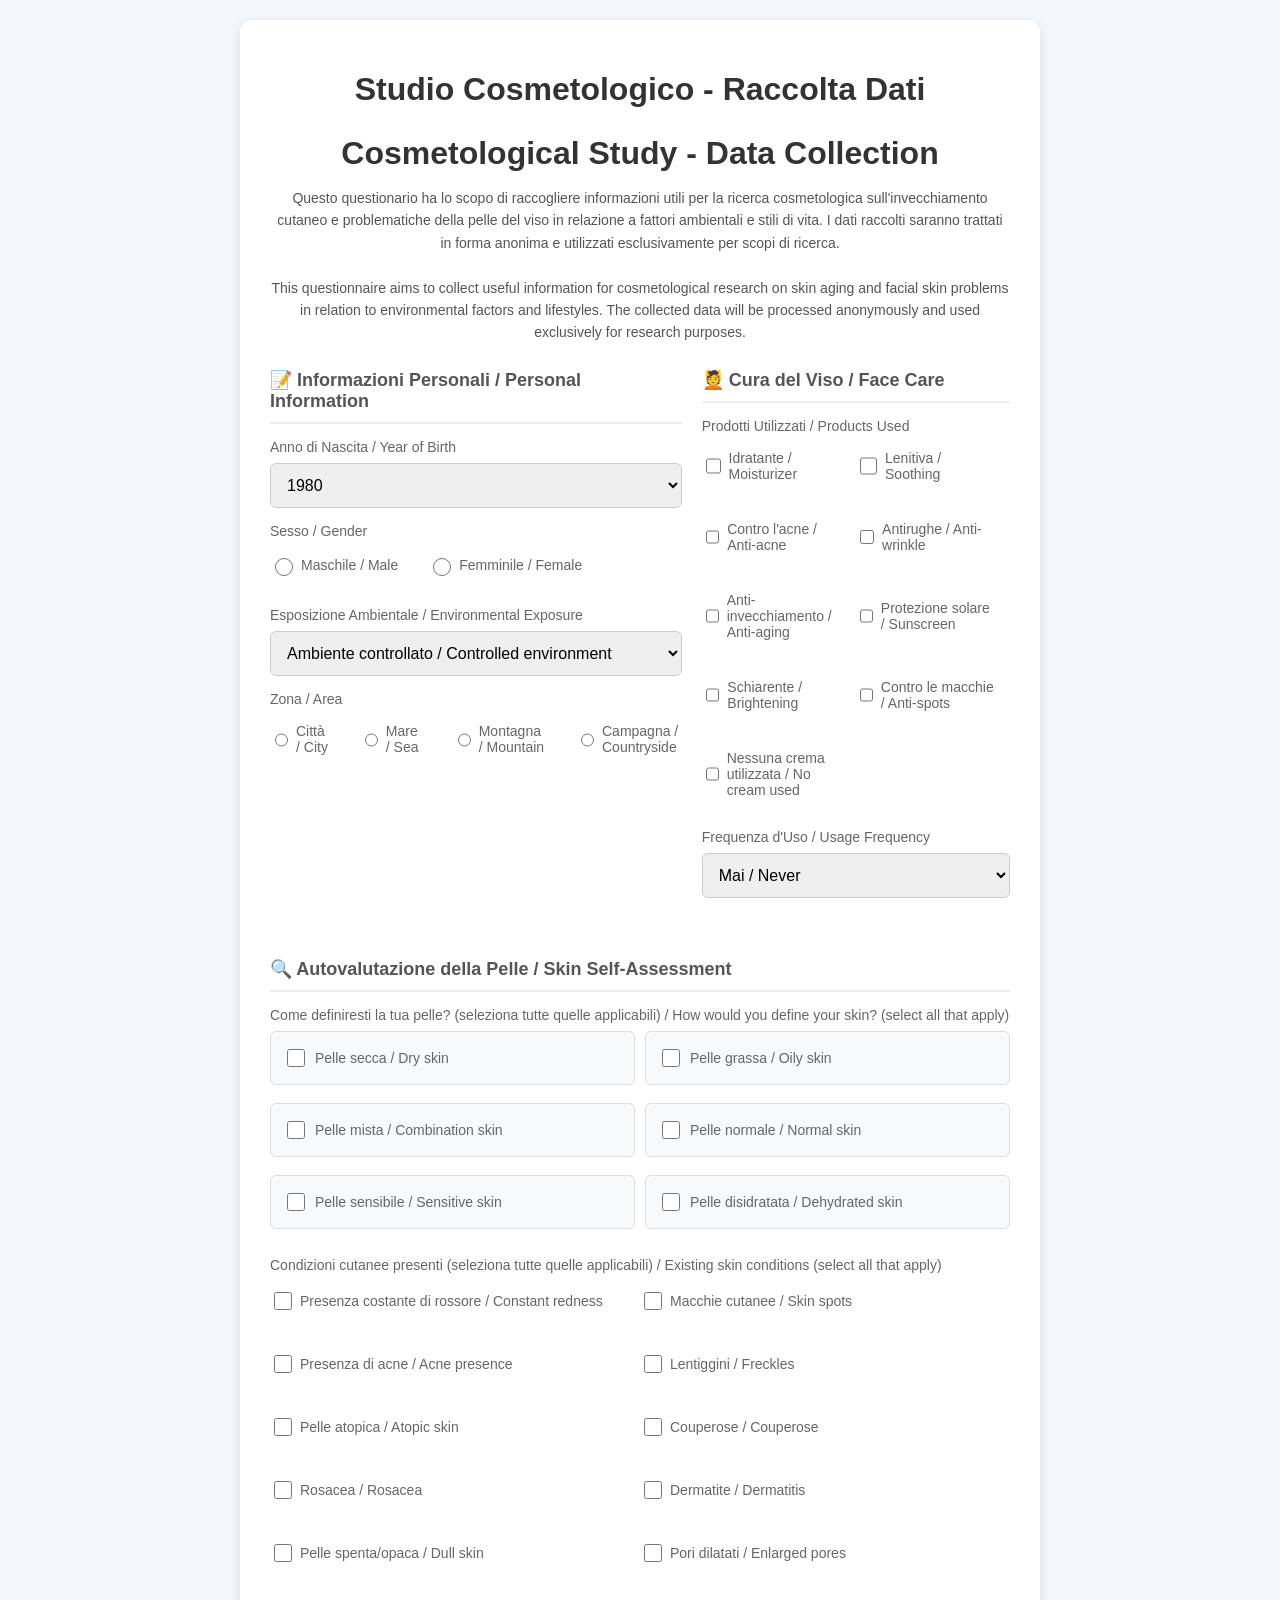
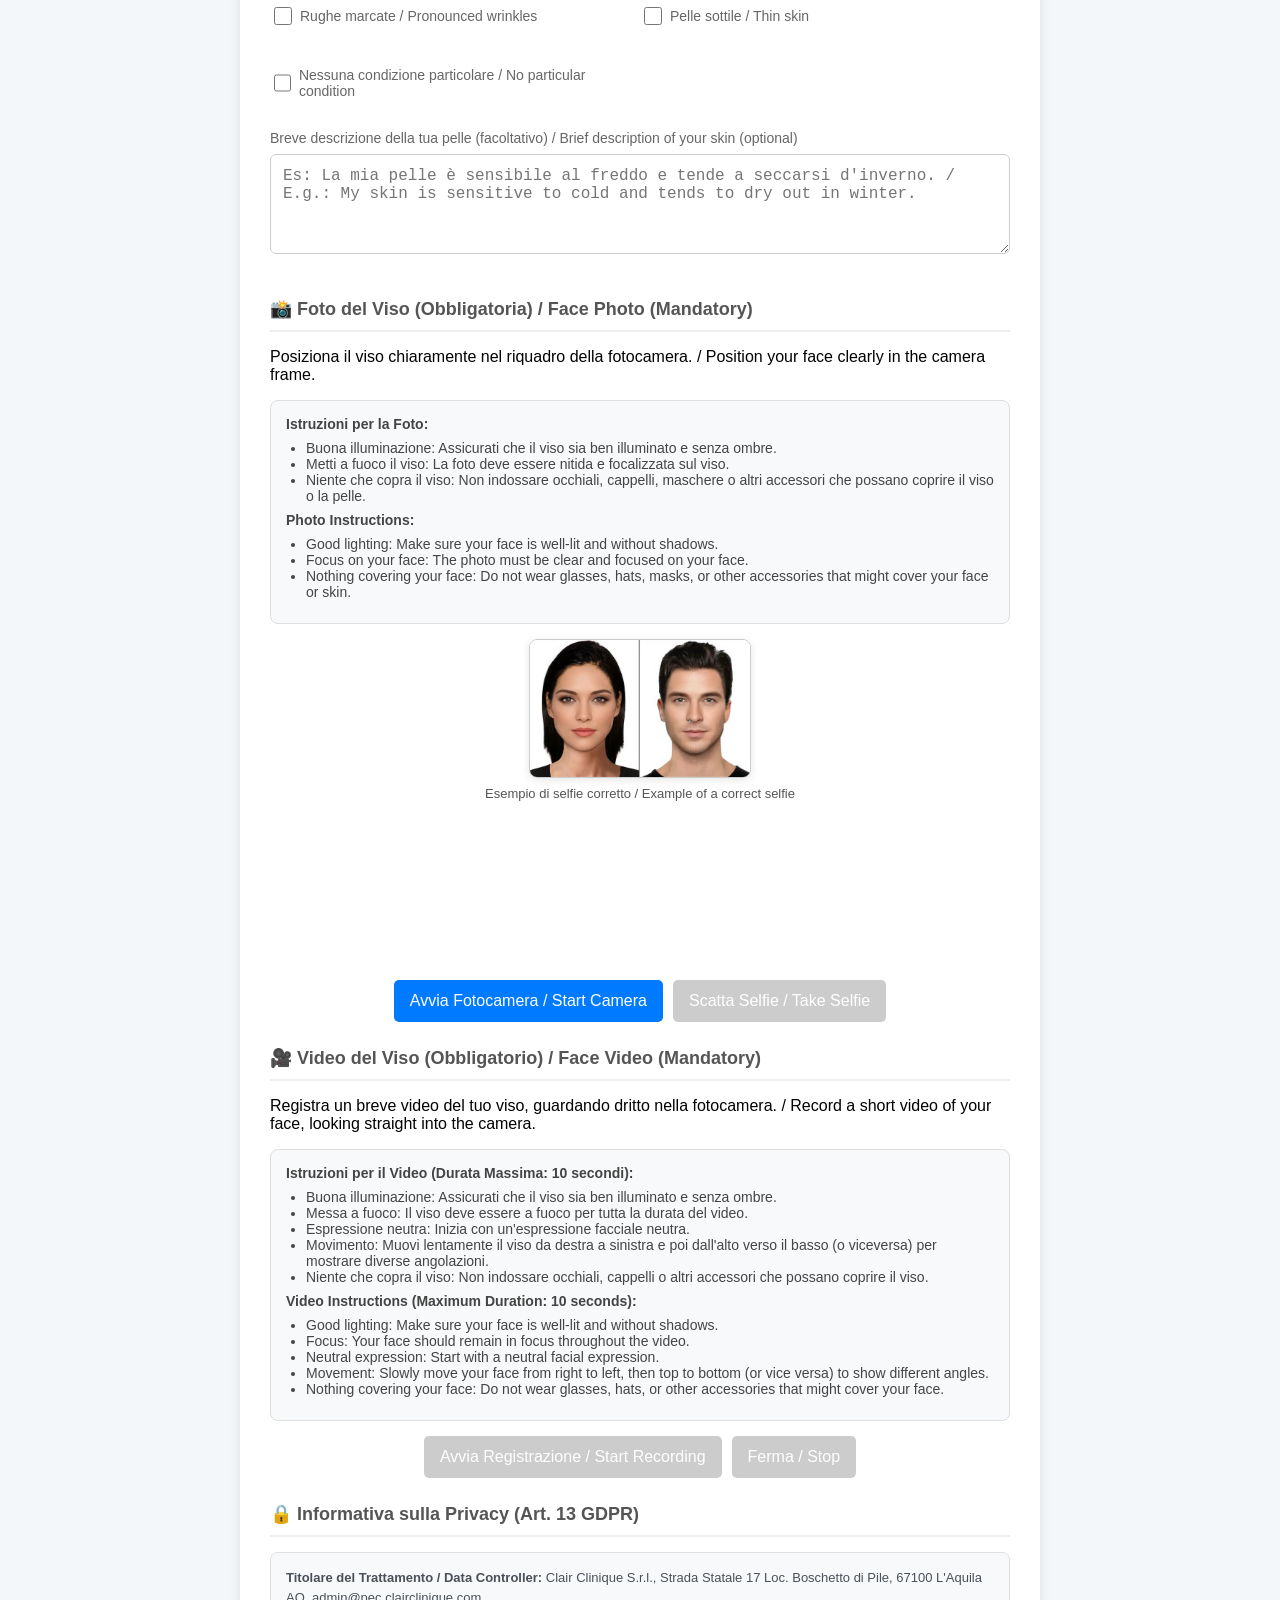
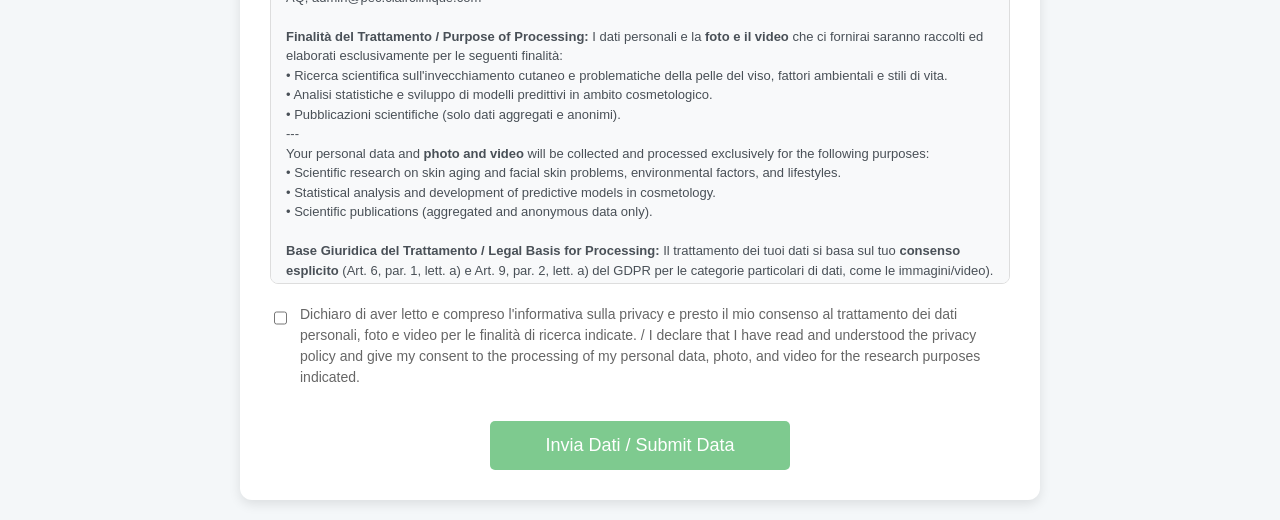
<file: DermoStudy/index.html>
<!DOCTYPE html>
<html lang="it">
<head>
    <meta charset="UTF-8">
    <meta name="viewport" content="width=device-width, initial-scale=1.0">
    <title>Studio Cosmetologico - Raccolta Dati</title>
    <link rel="stylesheet" href="css/styles.css">
</head>
<body>
    <div class="container">
        <h1>Studio Cosmetologico - Raccolta Dati</h1>
        <h2>Cosmetological Study - Data Collection</h2>
        <div class="description">
            Questo questionario ha lo scopo di raccogliere informazioni utili per la ricerca cosmetologica sull'invecchiamento cutaneo e problematiche della pelle del viso in relazione a fattori ambientali e stili di vita. I dati raccolti saranno trattati in forma anonima e utilizzati esclusivamente per scopi di ricerca.
            <br><br>
            This questionnaire aims to collect useful information for cosmetological research on skin aging and facial skin problems in relation to environmental factors and lifestyles. The collected data will be processed anonymously and used exclusively for research purposes.
        </div>
        <form id="verificationForm">
            <div class="form-row">
                <div class="form-col">
                    <div class="step form-section">
                        <div class="step-header">📝 Informazioni Personali / Personal Information</div>
                        <label for="birthYear">Anno di Nascita / Year of Birth</label>
                        <select id="birthYear" name="birthYear" required>
                            <!-- Years will be populated by JavaScript -->
                        </select>
                        <label>Sesso / Gender</label>
                        <div class="radio-group">
                            <label class="radio-option">
                                <input type="radio" name="gender" value="Maschile / Male" required> Maschile / Male
                            </label>
                            <label class="radio-option">
                                <input type="radio" name="gender" value="Femminile / Female"> Femminile / Female
                            </label>
                        </div>
                        <label for="environmentExposure">Esposizione Ambientale / Environmental Exposure</label>
                        <select id="environmentExposure" name="environmentExposure" required>
                            <option value="Lavoro all'aperto / Outdoor work">Lavoro all'aperto / Outdoor work</option>
                            <option value="Esposizione solare frequente / Frequent sun exposure">Esposizione solare frequente / Frequent sun exposure</option>
                            <option value="Clima estremo / Extreme climate">Clima estremo / Extreme climate</option>
                            <option value="Ambiente controllato / Controlled environment" selected>Ambiente controllato / Controlled environment</option>
                        </select>
                        <label>Zona / Area</label>
                        <div class="radio-group vertical-group">
                            <label class="radio-option">
                                <input type="radio" name="area" value="Città / City" required> Città / City
                            </label>
                            <label class="radio-option">
                                <input type="radio" name="area" value="Mare / Sea"> Mare / Sea
                            </label>
                            <label class="radio-option">
                                <input type="radio" name="area" value="Montagna / Mountain"> Montagna / Mountain
                            </label>
                            <label class="radio-option">
                                <input type="radio" name="area" value="Campagna / Countryside"> Campagna / Countryside
                            </label>
                        </div>
                    </div>
                </div>
                <div class="form-col">
                    <div class="step form-section">
                        <div class="step-header">💆 Cura del Viso / Face Care</div>
                        <label>Prodotti Utilizzati / Products Used</label>
                        <div class="checkbox-group">
                            <label class="checkbox-option">
                                <input type="checkbox" name="products" value="Idratante / Moisturizer"> Idratante / Moisturizer
                            </label>
                            <label class="checkbox-option">
                                <input type="checkbox" name="products" value="Lenitiva / Soothing"> Lenitiva / Soothing
                            </label>
                            <label class="checkbox-option">
                                <input type="checkbox" name="products" value="Contro l'acne / Anti-acne"> Contro l'acne / Anti-acne
                            </label>
                            <label class="checkbox-option">
                                <input type="checkbox" name="products" value="Antirughe / Anti-wrinkle"> Antirughe / Anti-wrinkle
                            </label>
                            <label class="checkbox-option">
                                <input type="checkbox" name="products" value="Anti-invecchiamento / Anti-aging"> Anti-invecchiamento / Anti-aging
                            </label>
                            <label class="checkbox-option">
                                <input type="checkbox" name="products" value="Protezione solare / Sunscreen"> Protezione solare / Sunscreen
                            </label>
                            <label class="checkbox-option">
                                <input type="checkbox" name="products" value="Schiarente / Brightening"> Schiarente / Brightening
                            </label>
                            <label class="checkbox-option">
                                <input type="checkbox" name="products" value="Contro le macchie / Anti-spots"> Contro le macchie / Anti-spots
                            </label>
                            <label class="checkbox-option">
                                <input type="checkbox" name="products" value="Nessuna crema utilizzata / No cream used"> Nessuna crema utilizzata / No cream used
                            </label>
                        </div>
                        <label for="usageFrequency">Frequenza d'Uso / Usage Frequency</label>
                        <select id="usageFrequency" name="usageFrequency" required>
                            <option value="Mai / Never">Mai / Never</option>
                            <option value="Raramente / Rarely">Raramente / Rarely</option>
                            <option value="1-2 volte a settimana / 1-2 times a week">1-2 volte a settimana / 1-2 times a week</option>
                            <option value="3-4 volte a settimana / 3-4 times a week">3-4 volte a settimana / 3-4 times a week</option>
                            <option value="Ogni giorno / Every day">Ogni giorno / Every day</option>
                            <option value="Più volte al giorno / Multiple times a day">Più volte al giorno / Multiple times a day</option>
                        </select>
                    </div>
                </div>
            </div>
            <div class="step form-section">
                <div class="step-header">🔍 Autovalutazione della Pelle / Skin Self-Assessment</div>
                <label>Come definiresti la tua pelle? (seleziona tutte quelle applicabili) / How would you define your skin? (select all that apply)</label>
                <div class="skin-type-container">
                    <div class="skin-type-option">
                        <label class="skin-type-label">
                            <input type="checkbox" name="skinType" value="Pelle secca / Dry skin">
                            <span class="skin-type-text">Pelle secca / Dry skin</span>
                        </label>
                    </div>
                    <div class="skin-type-option">
                        <label class="skin-type-label">
                            <input type="checkbox" name="skinType" value="Pelle grassa / Oily skin">
                            <span class="skin-type-text">Pelle grassa / Oily skin</span>
                        </label>
                    </div>
                    <div class="skin-type-option">
                        <label class="skin-type-label">
                            <input type="checkbox" name="skinType" value="Pelle mista / Combination skin">
                            <span class="skin-type-text">Pelle mista / Combination skin</span>
                        </label>
                    </div>
                    <div class="skin-type-option">
                        <label class="skin-type-label">
                            <input type="checkbox" name="skinType" value="Pelle normale / Normal skin">
                            <span class="skin-type-text">Pelle normale / Normal skin</span>
                        </label>
                    </div>
                    <div class="skin-type-option">
                        <label class="skin-type-label">
                            <input type="checkbox" name="skinType" value="Pelle sensibile / Sensitive skin">
                            <span class="skin-type-text">Pelle sensibile / Sensitive skin</span>
                        </label>
                    </div>
                    <div class="skin-type-option">
                        <label class="skin-type-label">
                            <input type="checkbox" name="skinType" value="Pelle disidratata / Dehydrated skin">
                            <span class="skin-type-text">Pelle disidratata / Dehydrated skin</span>
                        </label>
                    </div>
                </div>
                <label>Condizioni cutanee presenti (seleziona tutte quelle applicabili) / Existing skin conditions (select all that apply)</label>
                <div class="checkbox-group">
                    <label class="checkbox-option">
                        <input type="checkbox" name="skinConditions" value="Presenza costante di rossore / Constant redness"> Presenza costante di rossore / Constant redness
                    </label>
                    <label class="checkbox-option">
                        <input type="checkbox" name="skinConditions" value="Macchie cutanee / Skin spots"> Macchie cutanee / Skin spots
                    </label>
                    <label class="checkbox-option">
                        <input type="checkbox" name="skinConditions" value="Presenza di acne / Acne presence"> Presenza di acne / Acne presence
                    </label>
                    <label class="checkbox-option">
                        <input type="checkbox" name="skinConditions" value="Lentiggini / Freckles"> Lentiggini / Freckles
                    </label>
                    <label class="checkbox-option">
                        <input type="checkbox" name="skinConditions" value="Pelle atopica / Atopic skin"> Pelle atopica / Atopic skin
                    </label>
                    <label class="checkbox-option">
                        <input type="checkbox" name="skinConditions" value="Couperose / Couperose"> Couperose / Couperose
                    </label>
                    <label class="checkbox-option">
                        <input type="checkbox" name="skinConditions" value="Rosacea / Rosacea"> Rosacea / Rosacea
                    </label>
                    <label class="checkbox-option">
                        <input type="checkbox" name="skinConditions" value="Dermatite / Dermatitis"> Dermatite / Dermatitis
                    </label>
                    <label class="checkbox-option">
                        <input type="checkbox" name="skinConditions" value="Pelle spenta/opaca / Dull skin"> Pelle spenta/opaca / Dull skin
                    </label>
                    <label class="checkbox-option">
                        <input type="checkbox" name="skinConditions" value="Pori dilatati / Enlarged pores"> Pori dilatati / Enlarged pores
                    </label>
                    <label class="checkbox-option">
                        <input type="checkbox" name="skinConditions" value="Rughe marcate / Pronounced wrinkles"> Rughe marcate / Pronounced wrinkles
                    </label>
                    <label class="checkbox-option">
                        <input type="checkbox" name="skinConditions" value="Pelle sottile / Thin skin"> Pelle sottile / Thin skin
                    </label>
                    <label class="checkbox-option">
                        <input type="checkbox" name="skinConditions" value="Nessuna condizione particolare / No particular condition"> Nessuna condizione particolare / No particular condition
                    </label>
                </div>
                <label for="skinDescription">Breve descrizione della tua pelle (facoltativo) / Brief description of your skin (optional)</label>
                <textarea id="skinDescription" name="skinDescription" placeholder="Es: La mia pelle è sensibile al freddo e tende a seccarsi d'inverno. / E.g.: My skin is sensitive to cold and tends to dry out in winter."></textarea>
            </div>
            <!-- Step 2: Selfie -->
            <div class="step selfie-section">
                <div class="step-header">📸 Foto del Viso (Obbligatoria) / Face Photo (Mandatory)</div>
                <p>Posiziona il viso chiaramente nel riquadro della fotocamera. / Position your face clearly in the camera frame.</p>
                 <!-- Istruzioni Selfie -->
                 <div id="selfieInstructions" class="instructions"></div>
                <!-- Example Selfie Image -->
                <div class="example-image">
                    <img src="assets/esempio_foto.png" alt="Esempio di selfie">
                    <div>
                        Esempio di selfie corretto / Example of a correct selfie
                    </div>
                </div>
                <video id="selfieVideoElement"></video>
                <canvas id="photoCanvas"></canvas>
                <div class="media-controls">
                    <button type="button" id="startCameraButton">Avvia Fotocamera / Start Camera</button>
                    <button type="button" id="captureButton" disabled>Scatta Selfie / Take Selfie</button>
                    <button type="button" id="retakeButton" style="display: none;">Ripeti / Retake</button>
                </div>
            </div>
            <!-- Step 3: Video Recording -->
            <div class="step video-section">
                <div class="step-header">🎥 Video del Viso (Obbligatorio) / Face Video (Mandatory)</div>
                <p>Registra un breve video del tuo viso, guardando dritto nella fotocamera. / Record a short video of your face, looking straight into the camera.</p>
                <!-- Istruzioni Video -->
                <div id="videoInstructions" class="instructions"></div>
                <video id="videoElement"></video>
                <video id="videoPreview" controls></video>
                <div class="media-controls">
                    <button type="button" id="recordButton" disabled>Avvia Registrazione / Start Recording</button>
                    <button type="button" id="stopButton" disabled>Ferma / Stop</button>
                    <button type="button" id="reRecordButton" style="display: none;">Riregistra / Re-record</button>
                </div>
            </div>
            <!-- Step 4: Privacy -->
            <div class="step privacy-section">
                <div class="step-header">🔒 Informativa sulla Privacy (Art. 13 GDPR)</div>
                <div id="privacyPolicyContent" class="privacy-policy">
                    <!-- Contenuto Privacy Policy -->
                </div>
                <div class="privacy-consent">
                    <input type="checkbox" id="privacyConsent" name="privacyConsent" required>
                    <label for="privacyConsent">
                        Dichiaro di aver letto e compreso l'informativa sulla privacy e presto il mio consenso al trattamento dei dati personali, foto e video per le finalità di ricerca indicate. / I declare that I have read and understood the privacy policy and give my consent to the processing of my personal data, photo, and video for the research purposes indicated.
                    </label>
                </div>
            </div>
            <div class="submit-section">
                <button type="submit" id="submitFormButton" disabled>Invia Dati / Submit Data</button>
                <div class="success-message" id="successMessage"></div>
                <div class="error-message" id="errorMessage"></div>
            </div>
        </form>
    </div>
    <!-- Caricamento dei file JavaScript -->
    <script src="js/utils.js"></script>
    <script src="js/selfieHandler.js"></script>
    <script src="js/videoHandler.js"></script>
    <script src="js/formHandler.js"></script>
    <script src="js/main.js"></script>
</body>
</html>
</file>
<file: DermoStudy/css/styles.css>
/* css/styles.css */
        body {
            font-family: Arial, sans-serif;
            display: flex;
            justify-content: center;
            align-items: flex-start;
            min-height: 100vh;
            background-color: #f4f7f9;
            margin: 0;
            padding: 20px;
            box-sizing: border-box;
        }

        .container {
            width: 100%;
            max-width: 800px;
            background-color: #ffffff;
            padding: 20px;
            box-shadow: 0 4px 12px rgba(0, 0, 0, 0.1);
            border-radius: 12px;
            box-sizing: border-box;
        }

        h1, h2 {
            color: #333;
            text-align: center;
            margin-bottom: 15px;
            font-size: 1.5rem;
        }

        .description {
            color: #555;
            font-size: 14px;
            text-align: center;
            line-height: 1.6;
            margin-bottom: 25px;
        }

        .step {
            margin-bottom: 25px;
        }

        .step-header {
            font-size: 18px;
            font-weight: bold;
            color: #555;
            border-bottom: 2px solid #eee;
            padding-bottom: 10px;
            margin-bottom: 15px;
        }

        label {
            display: block;
            margin-bottom: 8px;
            font-weight: 500;
            color: #666;
            font-size: 14px;
        }

        input[type="text"],
        input[type="email"],
        select, textarea {
            width: 100%;
            padding: 12px;
            margin-bottom: 15px;
            border: 1px solid #ccc;
            border-radius: 6px;
            box-sizing: border-box;
            transition: border-color 0.3s;
            font-size: 16px; /* Better for mobile */
        }

        textarea {
            min-height: 100px;
            resize: vertical;
        }

        input:focus, select:focus, textarea:focus {
            border-color: #007bff;
            outline: none;
        }

        .radio-group {
            display: flex;
            flex-direction: column;
            gap: 12px;
            margin-bottom: 15px;
        }
        
        .radio-option {
            display: flex;
            align-items: center;
            cursor: pointer;
            padding: 8px 0;
        }
        
        .radio-option input {
            margin-right: 8px;
            width: 18px;
            height: 18px;
        }

        .checkbox-group {
            display: flex;
            flex-direction: column;
            gap: 12px;
            margin-bottom: 15px;
        }
        
        .checkbox-option {
            display: flex;
            align-items: center;
            padding: 8px 0;
        }
        
        .checkbox-option input {
            margin-right: 8px;
            width: 18px;
            height: 18px;
        }

        /* Skin Type Styling */
        .skin-type-container {
            display: flex;
            flex-wrap: wrap;
            gap: 10px;
            margin-bottom: 20px;
        }
        
        .skin-type-option {
            flex: 1 0 calc(50% - 10px);
            min-width: 0;
            box-sizing: border-box;
        }
        
        .skin-type-label {
            display: flex;
            align-items: center;
            padding: 12px;
            border: 1px solid #ddd;
            border-radius: 6px;
            background-color: #f8f9fa;
            cursor: pointer;
            transition: all 0.2s;
            min-height: 54px;
            box-sizing: border-box;
            word-wrap: break-word;
            overflow-wrap: break-word;
            hyphens: auto;
        }
        
        .skin-type-label:hover {
            background-color: #e9ecef;
        }
        
        .skin-type-option input[type="checkbox"] {
            margin-right: 10px;
            flex-shrink: 0;
            width: 18px;
            height: 18px;
        }
        
        .skin-type-text {
            flex: 1;
            min-width: 0;
            font-size: 14px;
            line-height: 1.3;
        }

        /* Media Elements */
        #videoElement, #photoCanvas, #videoPreview {
            width: 100%;
            max-height: 400px;
            background-color: #000;
            border: 2px solid #ccc;
            border-radius: 8px;
            object-fit: cover;
            display: none;
            margin: 10px auto;
        }

        .media-controls {
            display: flex;
            flex-wrap: wrap;
            justify-content: center;
            gap: 10px;
            margin-top: 15px;
        }
        
        .media-controls button {
            padding: 12px 16px;
            font-size: 16px;
            color: #fff;
            background-color: #007bff;
            border: none;
            border-radius: 5px;
            cursor: pointer;
            min-width: 120px;
        }
        
        .media-controls button:hover:not(:disabled) {
            background-color: #0056b3;
        }
        
        .media-controls button:disabled {
            background-color: #ccc;
            cursor: not-allowed;
        }

        /* Privacy Policy */
        .privacy-policy {
            max-height: 300px;
            overflow-y: auto;
            background-color: #f8f9fa;
            border: 1px solid #ddd;
            border-radius: 8px;
            padding: 15px;
            font-size: 13px;
            line-height: 1.5;
            color: #495057;
            margin-bottom: 20px;
        }

        .privacy-consent {
            display: flex;
            align-items: flex-start;
            margin-bottom: 25px;
        }
        
        .privacy-consent input[type="checkbox"] {
            margin-top: 5px;
            width: 18px;
            height: 18px;
        }
        
        .privacy-consent label {
            margin-left: 10px;
            font-size: 14px;
            color: #666;
            line-height: 1.5;
        }

        .submit-section {
            text-align: center;
        }
        
        #submitFormButton {
            padding: 14px 30px;
            font-size: 18px;
            background-color: #28a745;
            color: #fff;
            border: none;
            border-radius: 5px;
            cursor: not-allowed;
            opacity: 0.6;
            width: 100%;
            max-width: 300px;
        }
        
        #submitFormButton.active {
            opacity: 1;
            cursor: pointer;
        }
        
        #submitFormButton.active:hover {
            background-color: #218838;
        }

        .success-message {
            color: #28a745;
            font-weight: bold;
            margin-top: 20px;
            display: none;
        }
        
        .error-message {
            color: #dc3545;
            margin-top: 15px;
            display: none;
        }
        
        .form-row {
            display: flex;
            flex-direction: column;
            gap: 0;
            margin-bottom: 20px;
        }
        
        .form-col {
            width: 100%;
        }

        .vertical-group {
            flex-direction: column;
            gap: 10px;
            align-items: flex-start;
        }
        
        .example-image {
            text-align: center;
            margin-bottom: 10px;
        }
        
        .example-image img {
            max-width: 220px;
            border-radius: 8px;
            border: 1px solid #ccc;
            box-shadow: 0 2px 8px rgba(0,0,0,0.1);
        }
        
        .example-image div {
            font-size: 13px;
            color: #555;
            margin-top: 4px;
        }
        
        .instructions {
            background: #f8f9fa;
            border: 1px solid #ddd;
            border-radius: 8px;
            padding: 15px;
            margin-bottom: 15px;
            font-size: 14px;
            color: #444;
        }
        
        .instructions ul {
            margin-top: 8px;
            margin-bottom: 8px;
            padding-left: 20px;
        }

        /* Mobile-specific optimizations */
        @media (min-width: 768px) {
            .container {
                padding: 30px;
            }
            
            h1, h2 {
                font-size: 2rem;
            }
            
            .form-row {
                flex-direction: row;
                gap: 20px;
            }
            
            .form-col {
                flex: 1;
            }
            
            .radio-group {
                flex-direction: row;
                gap: 30px;
            }
            
            .checkbox-group {
                flex-direction: row;
                flex-wrap: wrap;
                gap: 15px;
            }
            
            .checkbox-option {
                width: calc(50% - 15px);
            }
            
            .media-controls {
                flex-wrap: nowrap;
            }
        }

        @media (max-width: 480px) {
            .skin-type-option {
                flex: 1 0 100%;
            }
            
            .skin-type-label {
                min-height: 48px;
                padding: 10px;
            }
            
            .skin-type-text {
                font-size: 13px;
            }
            
            .media-controls button {
                width: 100%;
                max-width: none;
            }
        }
</file>
